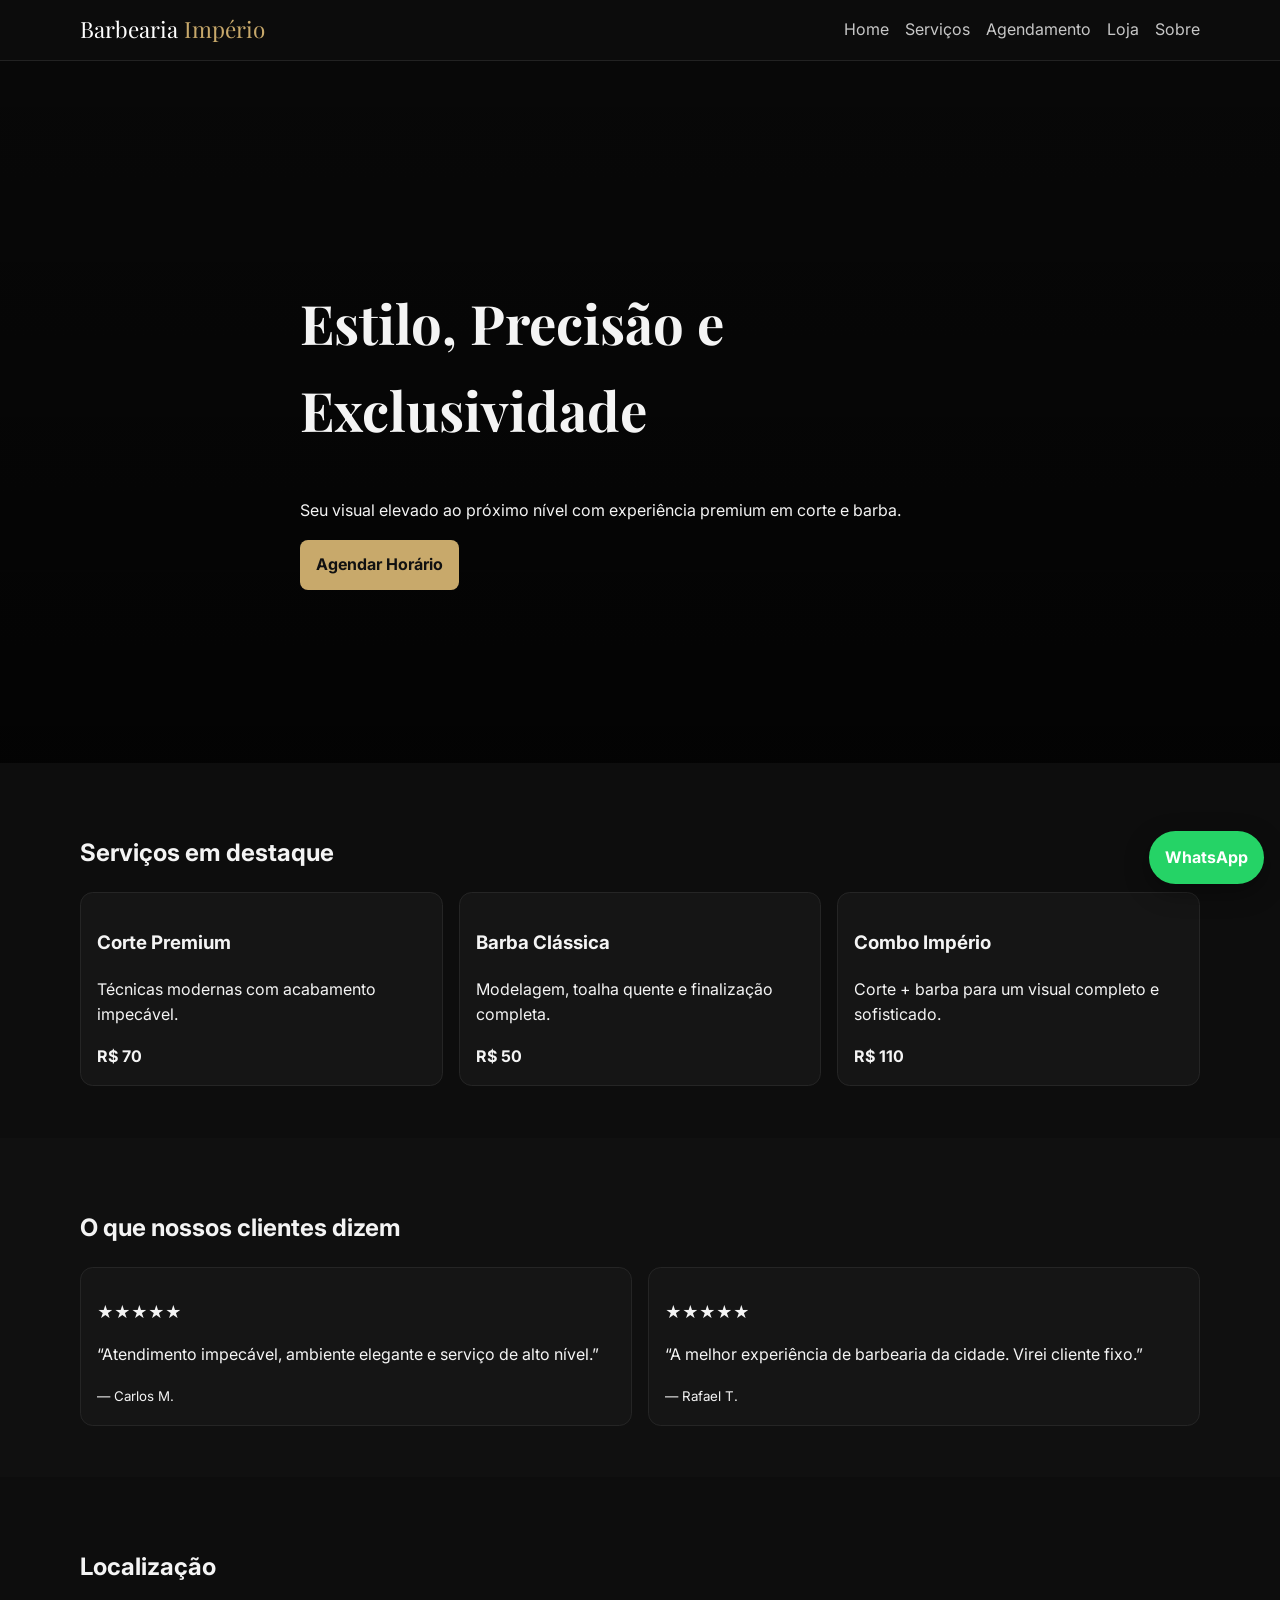
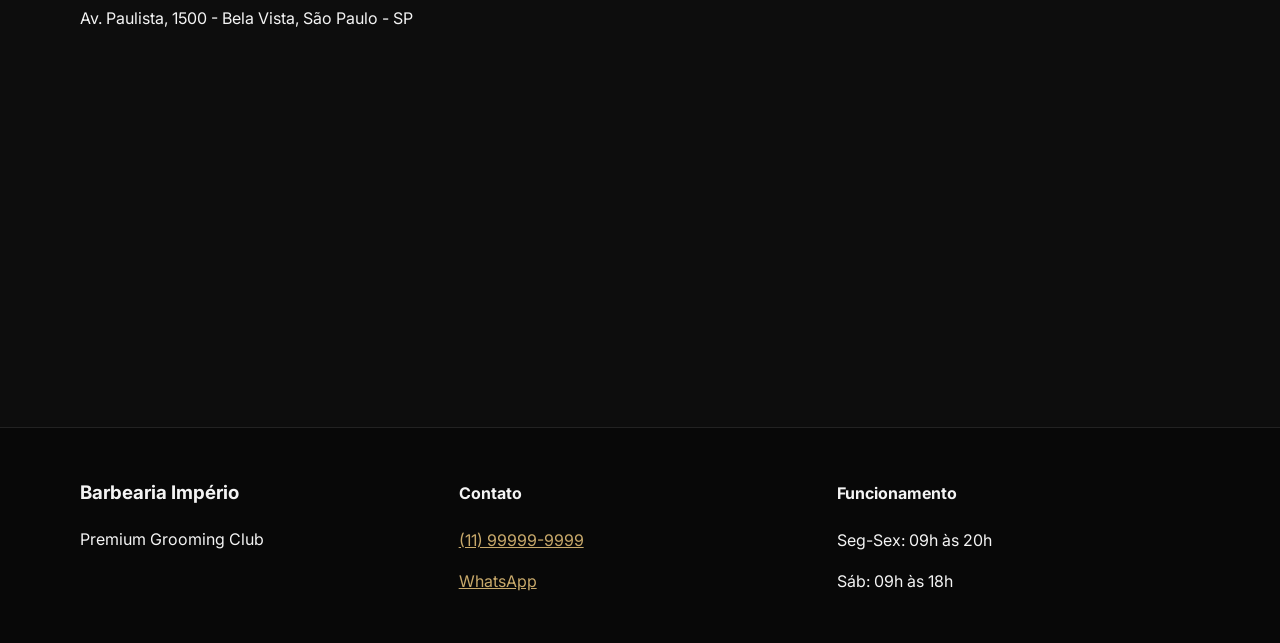
<file: index.html>
<!DOCTYPE html>
<html lang="pt-BR">
<head>
  <meta charset="UTF-8" />
  <meta name="viewport" content="width=device-width, initial-scale=1.0" />
  <meta name="description" content="Barbearia premium com agendamento online, serviços exclusivos e loja de produtos masculinos." />
  <meta name="keywords" content="barbearia, corte, barba, agendamento, pomada, shampoo" />
  <meta name="author" content="Barbearia Império" />
  <title>Barbearia Império | Premium Grooming</title>
  <link rel="preconnect" href="https://fonts.googleapis.com">
  <link rel="preconnect" href="https://fonts.gstatic.com" crossorigin>
  <link href="https://fonts.googleapis.com/css2?family=Inter:wght@300;400;600;700&family=Playfair+Display:wght@600;700&display=swap" rel="stylesheet">
  <link rel="stylesheet" href="styles.css" />
</head>
<body>
  <header class="header">
    <div class="container nav-wrap">
      <a class="brand" href="index.html">Barbearia <span>Império</span></a>
      <button class="menu-btn" aria-label="Abrir menu" id="menu-btn">☰</button>
      <nav id="nav">
        <a href="index.html">Home</a>
        <a href="servicos.html">Serviços</a>
        <a href="agendamento.html">Agendamento</a>
        <a href="loja.html">Loja</a>
        <a href="sobre.html">Sobre</a>
      </nav>
    </div>
  </header>

  <section class="hero">
    <div class="overlay"></div>
    <div class="container hero-content">
      <h1>Estilo, Precisão e Exclusividade</h1>
      <p>Seu visual elevado ao próximo nível com experiência premium em corte e barba.</p>
      <a class="btn btn-primary" href="agendamento.html">Agendar Horário</a>
    </div>
  </section>

  <section class="section">
    <div class="container">
      <h2>Serviços em destaque</h2>
      <div class="grid cards-3">
        <article class="card">
          <h3>Corte Premium</h3>
          <p>Técnicas modernas com acabamento impecável.</p>
          <strong>R$ 70</strong>
        </article>
        <article class="card">
          <h3>Barba Clássica</h3>
          <p>Modelagem, toalha quente e finalização completa.</p>
          <strong>R$ 50</strong>
        </article>
        <article class="card">
          <h3>Combo Império</h3>
          <p>Corte + barba para um visual completo e sofisticado.</p>
          <strong>R$ 110</strong>
        </article>
      </div>
    </div>
  </section>

  <section class="section section-dark">
    <div class="container">
      <h2>O que nossos clientes dizem</h2>
      <div class="grid cards-2">
        <article class="card testimonial">
          <p>★★★★★</p>
          <p>“Atendimento impecável, ambiente elegante e serviço de alto nível.”</p>
          <small>— Carlos M.</small>
        </article>
        <article class="card testimonial">
          <p>★★★★★</p>
          <p>“A melhor experiência de barbearia da cidade. Virei cliente fixo.”</p>
          <small>— Rafael T.</small>
        </article>
      </div>
    </div>
  </section>

  <section class="section">
    <div class="container">
      <h2>Localização</h2>
      <p>Av. Paulista, 1500 - Bela Vista, São Paulo - SP</p>
      <div class="map-wrap">
        <iframe title="Mapa Barbearia Império" src="https://www.google.com/maps?q=Av.+Paulista,+1500,+S%C3%A3o+Paulo&output=embed" loading="lazy"></iframe>
      </div>
    </div>
  </section>

  <footer class="footer">
    <div class="container footer-grid">
      <div>
        <h3>Barbearia Império</h3>
        <p>Premium Grooming Club</p>
      </div>
      <div>
        <h4>Contato</h4>
        <p><a href="tel:+5511999999999">(11) 99999-9999</a></p>
        <p><a href="https://wa.me/5511999999999" target="_blank" rel="noopener">WhatsApp</a></p>
      </div>
      <div>
        <h4>Funcionamento</h4>
        <p>Seg-Sex: 09h às 20h</p>
        <p>Sáb: 09h às 18h</p>
      </div>
    </div>
  </footer>

  <a class="whatsapp-float" href="https://wa.me/5511999999999?text=Ol%C3%A1!%20Gostaria%20de%20agendar%20um%20hor%C3%A1rio." target="_blank" rel="noopener" aria-label="Falar no WhatsApp">WhatsApp</a>
  <script src="script.js"></script>
</body>
</html>
</file>
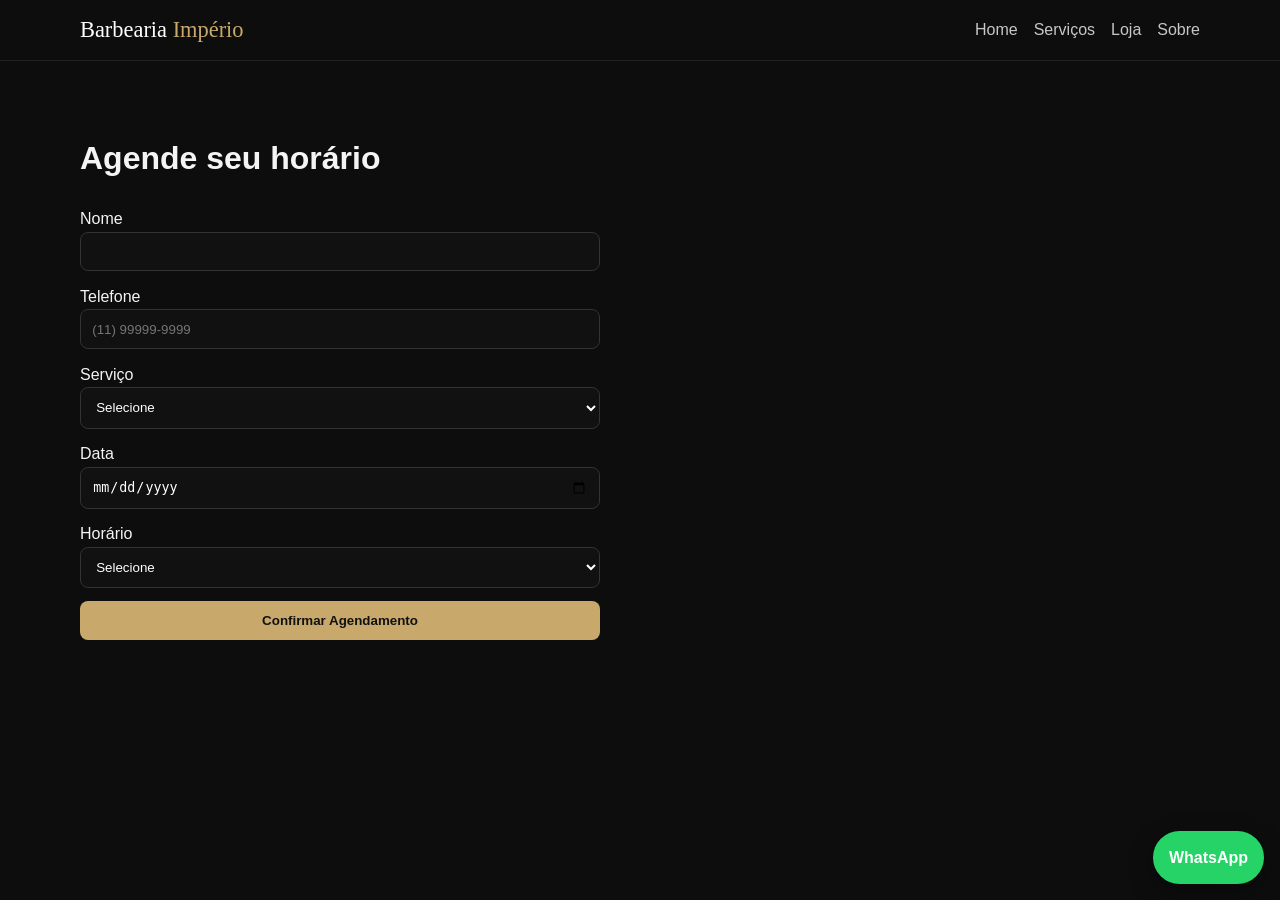
<file: agendamento.html>
<!DOCTYPE html>
<html lang="pt-BR">
<head><meta charset="UTF-8"><meta name="viewport" content="width=device-width, initial-scale=1.0"><title>Agendamento | Barbearia Império</title><link rel="stylesheet" href="styles.css"></head>
<body>
<header class="header"><div class="container nav-wrap"><a class="brand" href="index.html">Barbearia <span>Império</span></a><nav><a href="index.html">Home</a><a href="servicos.html">Serviços</a><a href="loja.html">Loja</a><a href="sobre.html">Sobre</a></nav></div></header>
<main class="section"><div class="container"><h1>Agende seu horário</h1>
<form id="booking-form" class="form">
<label>Nome<input required name="name" type="text"></label>
<label>Telefone<input required name="phone" type="tel" placeholder="(11) 99999-9999"></label>
<label>Serviço
<select name="service" required>
<option value="">Selecione</option><option>Corte Premium</option><option>Barba Clássica</option><option>Combo Império</option>
</select>
</label>
<label>Data<input required name="date" type="date"></label>
<label>Horário
<select name="time" required>
<option value="">Selecione</option><option>09:00</option><option>10:00</option><option>11:00</option><option>14:00</option><option>15:00</option><option>16:00</option><option>17:00</option><option>18:00</option>
</select></label>
<button class="btn btn-primary" type="submit">Confirmar Agendamento</button>
</form>
<p id="booking-result" class="result"></p>
</div></main>
<a class="whatsapp-float" href="https://wa.me/5511999999999" target="_blank" rel="noopener">WhatsApp</a>
<script src="script.js"></script>
</body>
</html>
</file>
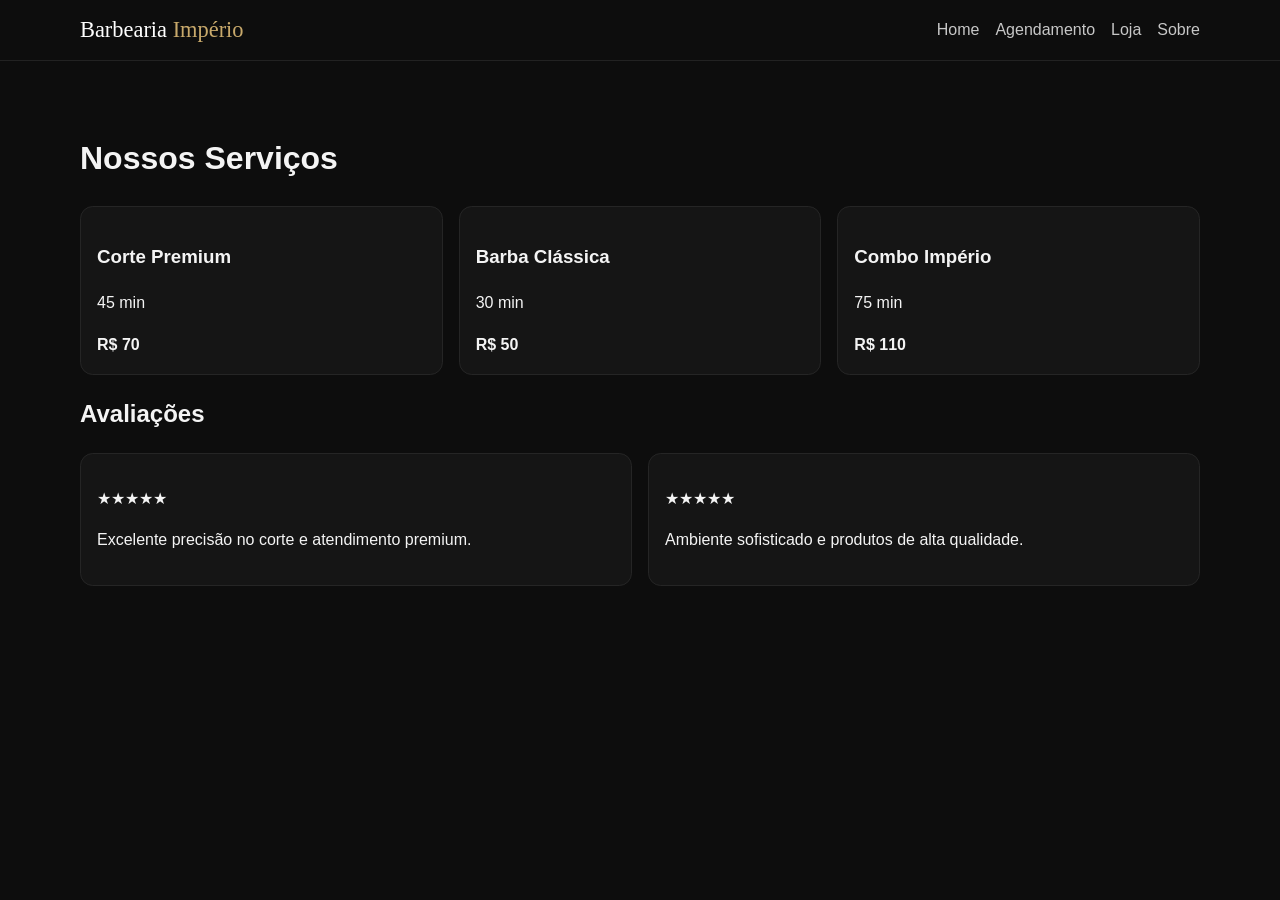
<file: servicos.html>
<!DOCTYPE html><html lang="pt-BR"><head><meta charset="UTF-8"><meta name="viewport" content="width=device-width, initial-scale=1.0"><title>Serviços | Barbearia Império</title><link rel="stylesheet" href="styles.css"></head><body>
<header class="header"><div class="container nav-wrap"><a class="brand" href="index.html">Barbearia <span>Império</span></a><nav><a href="index.html">Home</a><a href="agendamento.html">Agendamento</a><a href="loja.html">Loja</a><a href="sobre.html">Sobre</a></nav></div></header>
<main class="section"><div class="container"><h1>Nossos Serviços</h1><div class="grid cards-3"><article class="card"><h3>Corte Premium</h3><p>45 min</p><strong>R$ 70</strong></article><article class="card"><h3>Barba Clássica</h3><p>30 min</p><strong>R$ 50</strong></article><article class="card"><h3>Combo Império</h3><p>75 min</p><strong>R$ 110</strong></article></div><h2>Avaliações</h2><div class="grid cards-2"><article class="card"><p>★★★★★</p><p>Excelente precisão no corte e atendimento premium.</p></article><article class="card"><p>★★★★★</p><p>Ambiente sofisticado e produtos de alta qualidade.</p></article></div></div></main>
</body></html>
</file>
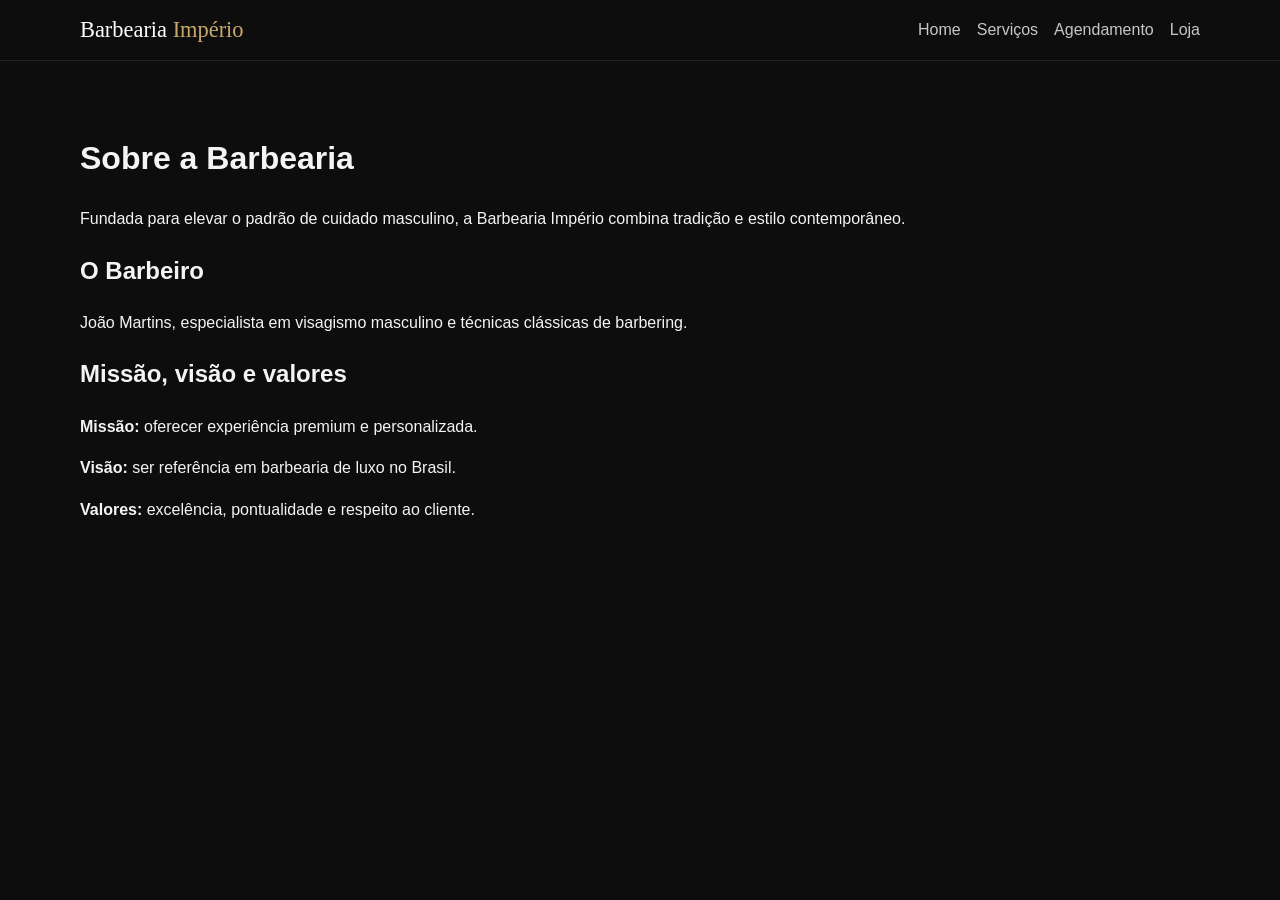
<file: sobre.html>
<!DOCTYPE html><html lang="pt-BR"><head><meta charset="UTF-8"><meta name="viewport" content="width=device-width, initial-scale=1.0"><title>Sobre | Barbearia Império</title><link rel="stylesheet" href="styles.css"></head><body>
<header class="header"><div class="container nav-wrap"><a class="brand" href="index.html">Barbearia <span>Império</span></a><nav><a href="index.html">Home</a><a href="servicos.html">Serviços</a><a href="agendamento.html">Agendamento</a><a href="loja.html">Loja</a></nav></div></header>
<main class="section"><div class="container"><h1>Sobre a Barbearia</h1><p>Fundada para elevar o padrão de cuidado masculino, a Barbearia Império combina tradição e estilo contemporâneo.</p><h2>O Barbeiro</h2><p>João Martins, especialista em visagismo masculino e técnicas clássicas de barbering.</p><h2>Missão, visão e valores</h2><p><strong>Missão:</strong> oferecer experiência premium e personalizada.</p><p><strong>Visão:</strong> ser referência em barbearia de luxo no Brasil.</p><p><strong>Valores:</strong> excelência, pontualidade e respeito ao cliente.</p></div></main>
</body></html>
</file>
<file: styles.css>
:root {--bg:#0d0d0d;--panel:#151515;--text:#f4f4f4;--muted:#c7c7c7;--gold:#c8a96b;--white:#fff;}
*{box-sizing:border-box}body{margin:0;font-family:Inter,sans-serif;background:var(--bg);color:var(--text);line-height:1.6}
.container{width:min(1120px,92%);margin:0 auto}.header{position:sticky;top:0;background:rgba(13,13,13,.95);border-bottom:1px solid #222;z-index:20}
.nav-wrap{display:flex;align-items:center;justify-content:space-between;padding:.75rem 0}.brand{font-family:"Playfair Display",serif;color:var(--white);text-decoration:none;font-size:1.4rem}.brand span{color:var(--gold)}
nav{display:flex;gap:1rem}nav a{color:var(--muted);text-decoration:none}nav a:hover{color:var(--gold)}.menu-btn{display:none;background:none;border:1px solid #333;color:var(--white)}
.hero{min-height:78vh;background:url('https://images.unsplash.com/photo-1622286342621-4bd786c2447c?auto=format&fit=crop&w=1600&q=80') center/cover no-repeat;position:relative;display:flex;align-items:center}
.overlay{position:absolute;inset:0;background:linear-gradient(180deg,rgba(0,0,0,.4),rgba(0,0,0,.75))}.hero-content{position:relative;z-index:1;max-width:680px}.hero h1{font-size:clamp(2rem,5vw,3.4rem);font-family:"Playfair Display",serif}
.btn{display:inline-block;background:#2a2a2a;color:var(--white);padding:.75rem 1rem;border-radius:.5rem;text-decoration:none;border:1px solid #404040}.btn-primary{background:var(--gold);color:#111;font-weight:700;border:none}
.section{padding:3.2rem 0}.section-dark{background:#101010}.grid{display:grid;gap:1rem}.cards-3{grid-template-columns:repeat(auto-fit,minmax(220px,1fr))}.cards-2{grid-template-columns:repeat(auto-fit,minmax(260px,1fr))}
.card{background:var(--panel);padding:1rem;border:1px solid #252525;border-radius:.8rem}.map-wrap iframe{width:100%;height:320px;border:0;border-radius:.8rem}
.footer{background:#080808;border-top:1px solid #222;padding:2rem 0}.footer-grid{display:grid;grid-template-columns:repeat(auto-fit,minmax(220px,1fr));gap:1rem}.footer a{color:var(--gold)}
.form{display:grid;gap:.8rem;max-width:520px}.form input,.form select{width:100%;padding:.7rem;border-radius:.5rem;border:1px solid #333;background:#111;color:#fff}.result{margin-top:1rem;color:var(--gold);font-weight:700}
.whatsapp-float{position:fixed;right:16px;bottom:16px;background:#25D366;color:#fff;padding:.85rem 1rem;border-radius:999px;text-decoration:none;font-weight:700;box-shadow:0 8px 24px rgba(0,0,0,.35)}
.cart{margin-top:2rem;padding:1rem;background:#111;border:1px solid #2a2a2a;border-radius:.8rem}
@media (max-width:760px){.menu-btn{display:block}nav{display:none;position:absolute;right:4%;top:56px;background:#111;padding:1rem;border-radius:.5rem;border:1px solid #333;flex-direction:column}nav.open{display:flex}}
</file>
